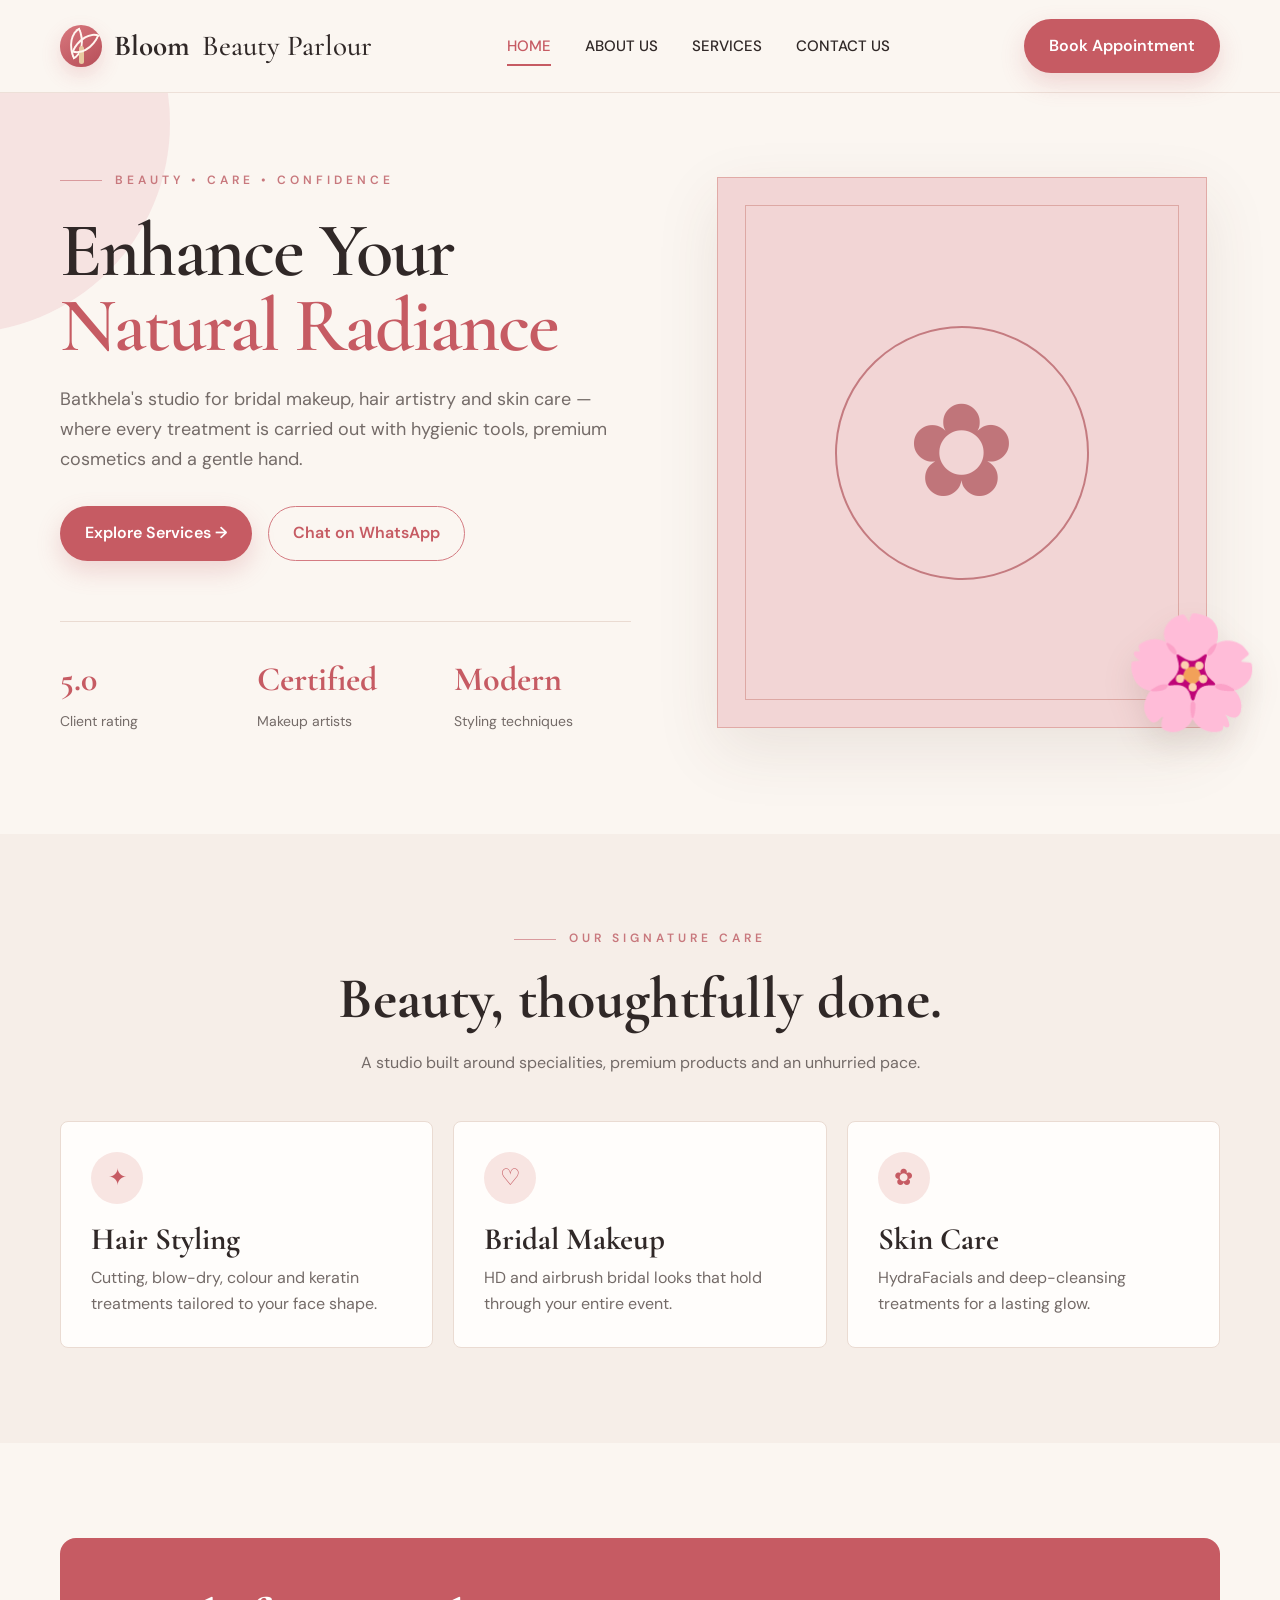
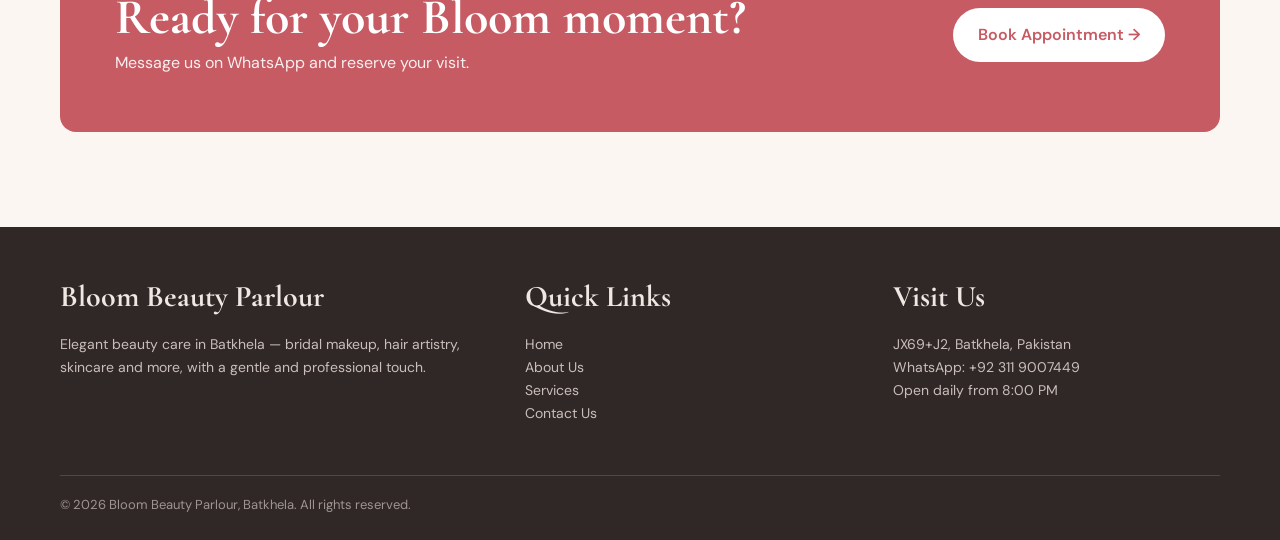
<file: index.html>
<!doctype html><html lang="en"><head><meta charset="utf-8"><meta name="viewport" content="width=device-width,initial-scale=1"><meta name="description" content="Bloom Beauty Parlour — professional beauty, bridal makeup, hair and skincare in Batkhela."><title>Bloom Beauty Parlour — Premium Beauty Salon in Batkhela</title><link rel="stylesheet" href="style.css"></head><body>
<header class="site-header"><div class="container nav">
  <a class="brand" href="index.html"><span class="brand-mark"><i></i></span>Bloom <span style="font-weight:500">Beauty Parlour</span></a>
  <nav class="nav-links">
    <a class="active" href="index.html">HOME</a>
    <a class="" href="about.html">ABOUT US</a>
    <a class="" href="services.html">SERVICES</a>
    <a class="" href="contact.html">CONTACT US</a>
    <a class="mobile-book btn btn-primary" href="https://wa.me/923119007449" target="_blank">Book Appointment</a>
  </nav>
  <a class="desktop-book btn btn-primary" href="https://wa.me/923119007449" target="_blank">Book Appointment</a>
  <button class="menu-toggle" aria-label="Open menu">☰</button>
</div></header>

<main>
<section class="hero"><div class="container hero-grid">
  <div>
    <div class="eyebrow">Beauty • Care • Confidence</div>
    <h1>Enhance Your<br><span>Natural Radiance</span></h1>
    <p class="hero-copy">Batkhela's studio for bridal makeup, hair artistry and skin care — where every treatment is carried out with hygienic tools, premium cosmetics and a gentle hand.</p>
    <div class="actions"><a class="btn btn-primary" href="services.html">Explore Services →</a><a class="btn btn-outline" href="https://wa.me/923119007449" target="_blank">Chat on WhatsApp</a></div>
    <div class="stats"><div class="stat"><strong>5.0</strong><span>Client rating</span></div><div class="stat"><strong>Certified</strong><span>Makeup artists</span></div><div class="stat"><strong>Modern</strong><span>Styling techniques</span></div></div>
  </div>
  <div class="hero-art"><div class="art-card"><div class="art-inner"></div></div><div class="floral">🌸</div></div>
</div></section>
<section class="section section-soft"><div class="container"><div class="section-head"><div class="eyebrow" style="justify-content:center">Our Signature Care</div><h2>Beauty, thoughtfully done.</h2><p>A studio built around specialities, premium products and an unhurried pace.</p></div>
<div class="cards">
  <article class="card"><div class="icon">✦</div><h3>Hair Styling</h3><p>Cutting, blow-dry, colour and keratin treatments tailored to your face shape.</p></article>
  <article class="card"><div class="icon">♡</div><h3>Bridal Makeup</h3><p>HD and airbrush bridal looks that hold through your entire event.</p></article>
  <article class="card"><div class="icon">✿</div><h3>Skin Care</h3><p>HydraFacials and deep-cleansing treatments for a lasting glow.</p></article>
</div></div></section>
<section class="section"><div class="container"><div class="cta"><div><h2>Ready for your Bloom moment?</h2><p>Message us on WhatsApp and reserve your visit.</p></div><a class="btn" style="background:white;color:var(--rose)" href="https://wa.me/923119007449" target="_blank">Book Appointment →</a></div></div></section>
</main>

<footer class="footer">
  <div class="container">
    <div class="footer-grid">
      <div><h3>Bloom Beauty Parlour</h3><p>Elegant beauty care in Batkhela — bridal makeup, hair artistry, skincare and more, with a gentle and professional touch.</p></div>
      <div><h3>Quick Links</h3><p><a href="index.html">Home</a><br><a href="about.html">About Us</a><br><a href="services.html">Services</a><br><a href="contact.html">Contact Us</a></p></div>
      <div><h3>Visit Us</h3><p>JX69+J2, Batkhela, Pakistan<br><a href="https://wa.me/923119007449" target="_blank">WhatsApp: +92 311 9007449</a><br>Open daily from 8:00 PM</p></div>
    </div>
    <div class="copyright">© <span data-year></span> Bloom Beauty Parlour, Batkhela. All rights reserved.</div>
  </div>
</footer>
<script src="script.js"></script></body></html>
</file>
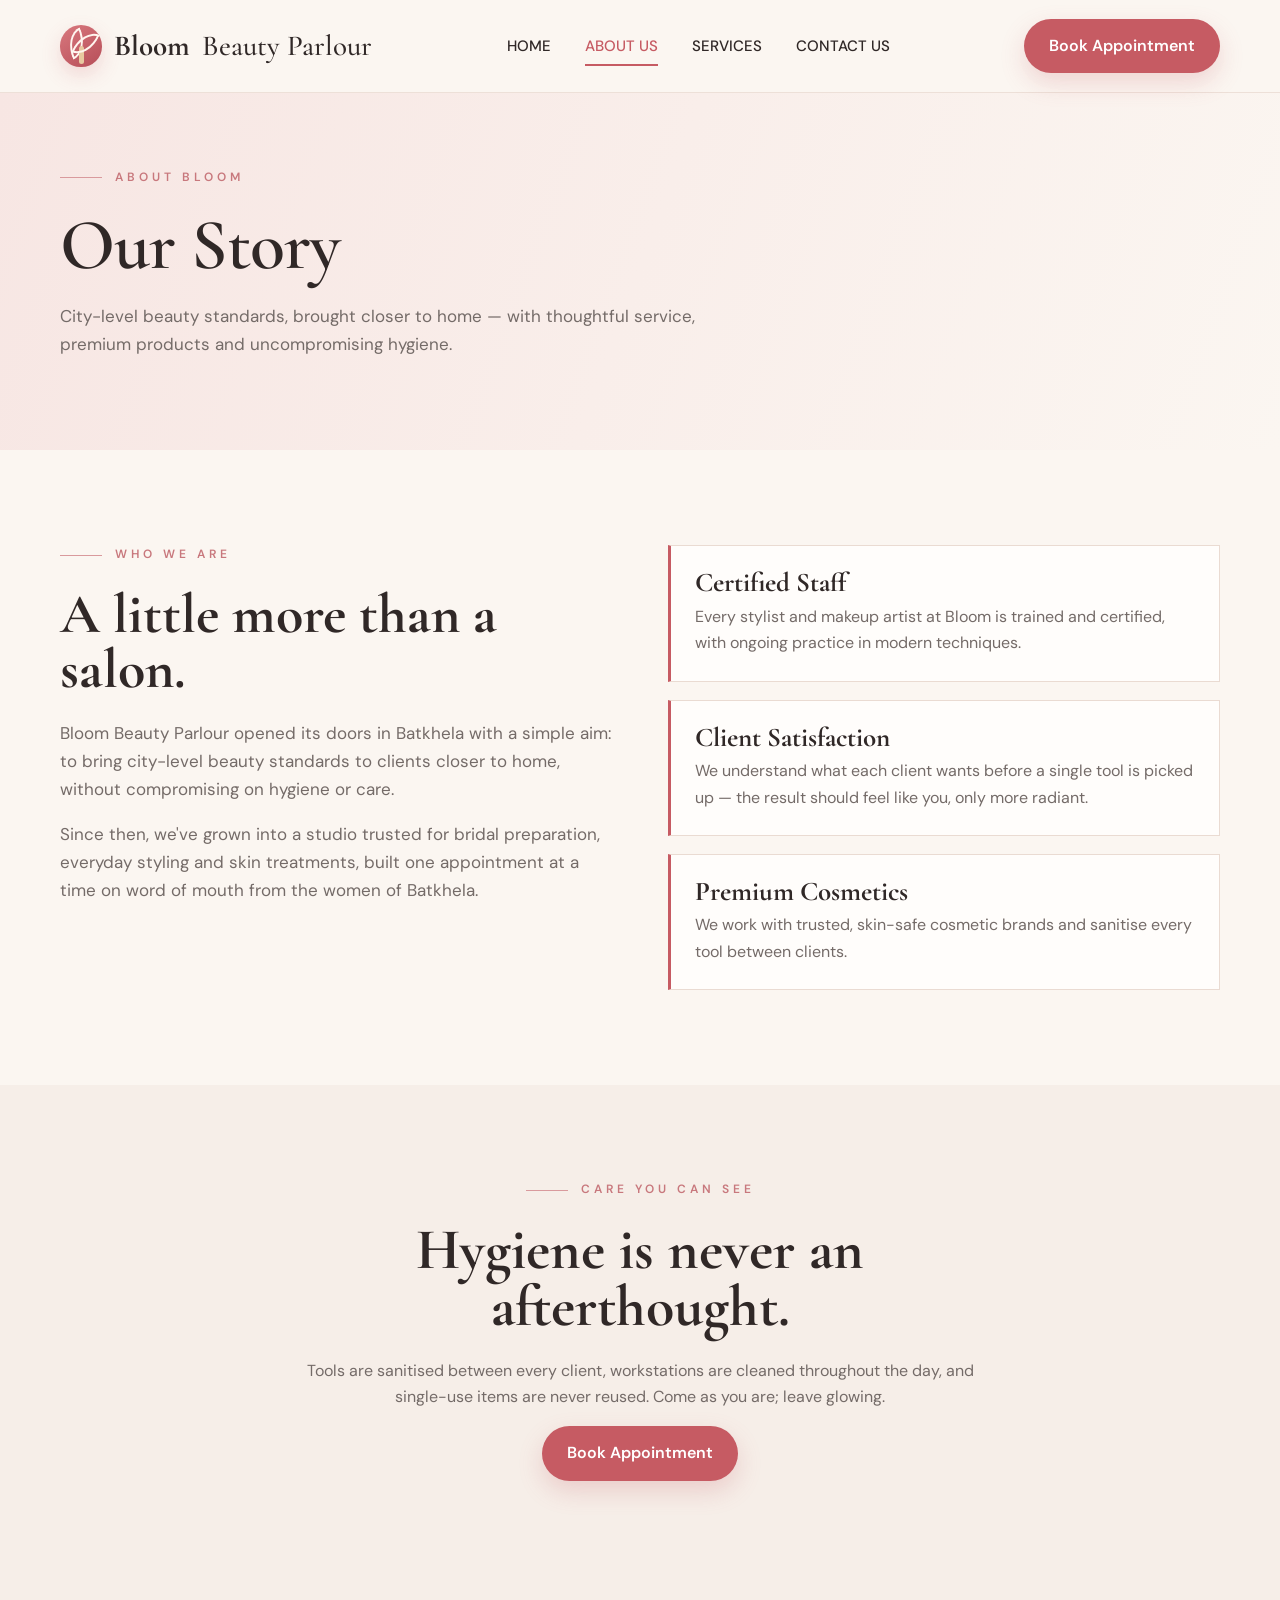
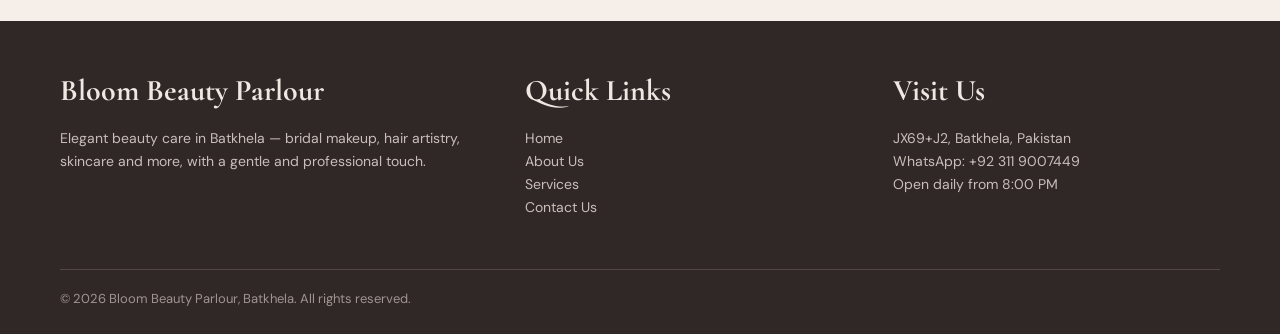
<file: about.html>
<!doctype html><html lang="en"><head><meta charset="utf-8"><meta name="viewport" content="width=device-width,initial-scale=1"><meta name="description" content="Bloom Beauty Parlour — professional beauty, bridal makeup, hair and skincare in Batkhela."><title>About Us — Bloom Beauty Parlour</title><link rel="stylesheet" href="style.css"></head><body>
<header class="site-header"><div class="container nav">
  <a class="brand" href="index.html"><span class="brand-mark"><i></i></span>Bloom <span style="font-weight:500">Beauty Parlour</span></a>
  <nav class="nav-links">
    <a class="" href="index.html">HOME</a>
    <a class="active" href="about.html">ABOUT US</a>
    <a class="" href="services.html">SERVICES</a>
    <a class="" href="contact.html">CONTACT US</a>
    <a class="mobile-book btn btn-primary" href="https://wa.me/923119007449" target="_blank">Book Appointment</a>
  </nav>
  <a class="desktop-book btn btn-primary" href="https://wa.me/923119007449" target="_blank">Book Appointment</a>
  <button class="menu-toggle" aria-label="Open menu">☰</button>
</div></header>

<main>
<section class="page-hero"><div class="container"><div class="eyebrow">About Bloom</div><h1>Our Story</h1><p>City-level beauty standards, brought closer to home — with thoughtful service, premium products and uncompromising hygiene.</p></div></section>
<section class="section"><div class="container two-col"><div><div class="eyebrow">Who We Are</div><h2 style="font-size:56px">A little more than a salon.</h2><p style="color:var(--muted);font-size:17px">Bloom Beauty Parlour opened its doors in Batkhela with a simple aim: to bring city-level beauty standards to clients closer to home, without compromising on hygiene or care.</p><p style="color:var(--muted);font-size:17px">Since then, we've grown into a studio trusted for bridal preparation, everyday styling and skin treatments, built one appointment at a time on word of mouth from the women of Batkhela.</p></div>
<div class="about-list"><div class="about-item"><h3>Certified Staff</h3><p>Every stylist and makeup artist at Bloom is trained and certified, with ongoing practice in modern techniques.</p></div><div class="about-item"><h3>Client Satisfaction</h3><p>We understand what each client wants before a single tool is picked up — the result should feel like you, only more radiant.</p></div><div class="about-item"><h3>Premium Cosmetics</h3><p>We work with trusted, skin-safe cosmetic brands and sanitise every tool between clients.</p></div></div></div></section>
<section class="section section-soft"><div class="container"><div class="section-head"><div class="eyebrow" style="justify-content:center">Care You Can See</div><h2>Hygiene is never an afterthought.</h2><p>Tools are sanitised between every client, workstations are cleaned throughout the day, and single-use items are never reused. Come as you are; leave glowing.</p><a class="btn btn-primary" href="https://wa.me/923119007449" target="_blank">Book Appointment</a></div></div></section>
</main>

<footer class="footer">
  <div class="container">
    <div class="footer-grid">
      <div><h3>Bloom Beauty Parlour</h3><p>Elegant beauty care in Batkhela — bridal makeup, hair artistry, skincare and more, with a gentle and professional touch.</p></div>
      <div><h3>Quick Links</h3><p><a href="index.html">Home</a><br><a href="about.html">About Us</a><br><a href="services.html">Services</a><br><a href="contact.html">Contact Us</a></p></div>
      <div><h3>Visit Us</h3><p>JX69+J2, Batkhela, Pakistan<br><a href="https://wa.me/923119007449" target="_blank">WhatsApp: +92 311 9007449</a><br>Open daily from 8:00 PM</p></div>
    </div>
    <div class="copyright">© <span data-year></span> Bloom Beauty Parlour, Batkhela. All rights reserved.</div>
  </div>
</footer>
<script src="script.js"></script></body></html>
</file>
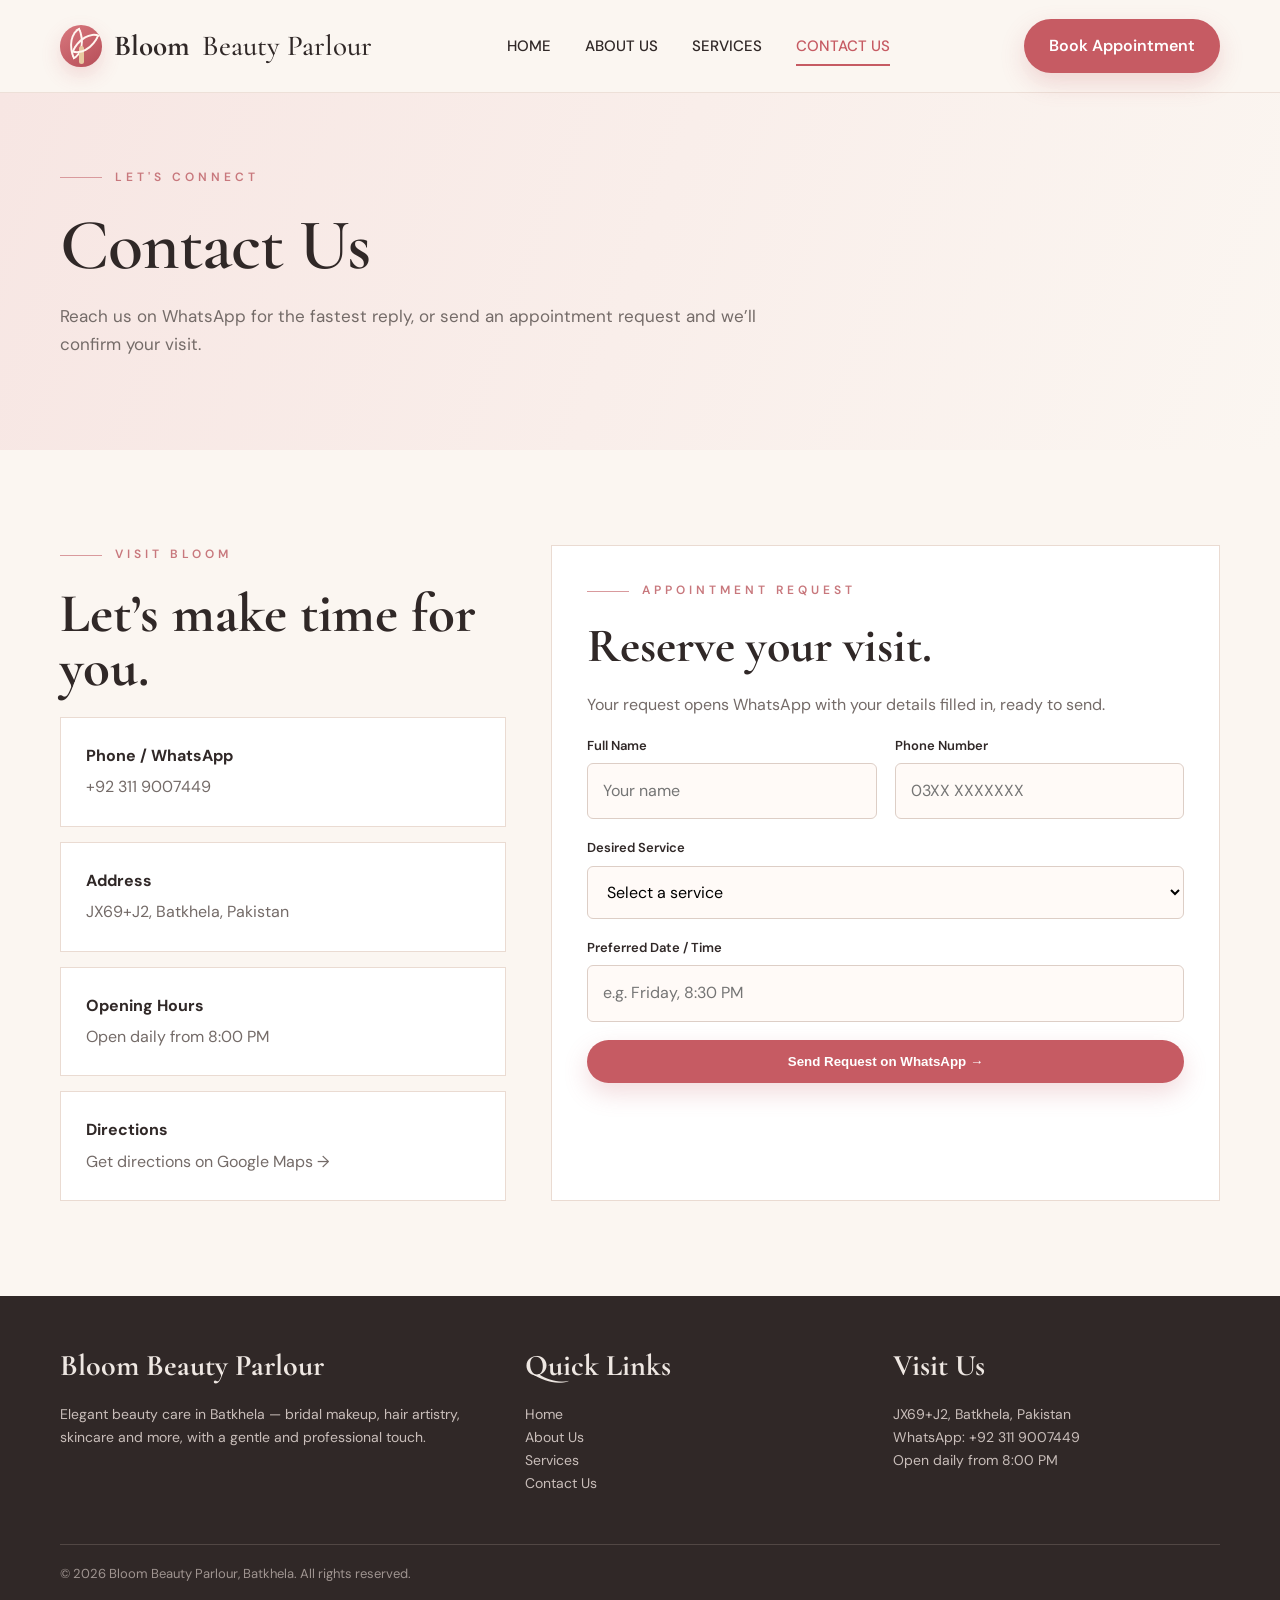
<file: contact.html>
<!doctype html><html lang="en"><head><meta charset="utf-8"><meta name="viewport" content="width=device-width,initial-scale=1"><meta name="description" content="Bloom Beauty Parlour — professional beauty, bridal makeup, hair and skincare in Batkhela."><title>Contact Us — Bloom Beauty Parlour</title><link rel="stylesheet" href="style.css"></head><body>
<header class="site-header"><div class="container nav">
  <a class="brand" href="index.html"><span class="brand-mark"><i></i></span>Bloom <span style="font-weight:500">Beauty Parlour</span></a>
  <nav class="nav-links">
    <a class="" href="index.html">HOME</a>
    <a class="" href="about.html">ABOUT US</a>
    <a class="" href="services.html">SERVICES</a>
    <a class="active" href="contact.html">CONTACT US</a>
    <a class="mobile-book btn btn-primary" href="https://wa.me/923119007449" target="_blank">Book Appointment</a>
  </nav>
  <a class="desktop-book btn btn-primary" href="https://wa.me/923119007449" target="_blank">Book Appointment</a>
  <button class="menu-toggle" aria-label="Open menu">☰</button>
</div></header>

<main>
<section class="page-hero"><div class="container"><div class="eyebrow">Let's Connect</div><h1>Contact Us</h1><p>Reach us on WhatsApp for the fastest reply, or send an appointment request and we’ll confirm your visit.</p></div></section>
<section class="section"><div class="container contact-grid">
<div><div class="eyebrow">Visit Bloom</div><h2 style="font-size:55px">Let’s make time for you.</h2><div class="contact-info">
<div class="contact-box"><strong>Phone / WhatsApp</strong><span><a href="https://wa.me/923119007449" target="_blank">+92 311 9007449</a></span></div>
<div class="contact-box"><strong>Address</strong><span>JX69+J2, Batkhela, Pakistan</span></div>
<div class="contact-box"><strong>Opening Hours</strong><span>Open daily from 8:00 PM</span></div>
<div class="contact-box"><strong>Directions</strong><span><a href="https://www.google.com/maps/search/?api=1&query=Bloom+Beauty+Parlour+Batkhela" target="_blank">Get directions on Google Maps →</a></span></div>
</div></div>
<div class="form"><div class="eyebrow">Appointment Request</div><h2 style="font-size:48px">Reserve your visit.</h2><p style="color:var(--muted)">Your request opens WhatsApp with your details filled in, ready to send.</p>
<form id="appointmentForm"><div class="form-grid"><div class="field"><label for="name">Full Name</label><input id="name" required placeholder="Your name"></div><div class="field"><label for="phone">Phone Number</label><input id="phone" required placeholder="03XX XXXXXXX"></div><div class="field full"><label for="service">Desired Service</label><select id="service" required><option value="">Select a service</option><option>Bridal Makeup</option><option>Party Makeup</option><option>Hair Styling</option><option>Keratin Treatment</option><option>Skincare / Facial</option><option>Nails / Body Care</option></select></div><div class="field full"><label for="date">Preferred Date / Time</label><input id="date" required placeholder="e.g. Friday, 8:30 PM"></div><div class="field full"><button class="btn btn-primary" type="submit">Send Request on WhatsApp →</button></div></div></form></div>
</div></section></main>

<footer class="footer">
  <div class="container">
    <div class="footer-grid">
      <div><h3>Bloom Beauty Parlour</h3><p>Elegant beauty care in Batkhela — bridal makeup, hair artistry, skincare and more, with a gentle and professional touch.</p></div>
      <div><h3>Quick Links</h3><p><a href="index.html">Home</a><br><a href="about.html">About Us</a><br><a href="services.html">Services</a><br><a href="contact.html">Contact Us</a></p></div>
      <div><h3>Visit Us</h3><p>JX69+J2, Batkhela, Pakistan<br><a href="https://wa.me/923119007449" target="_blank">WhatsApp: +92 311 9007449</a><br>Open daily from 8:00 PM</p></div>
    </div>
    <div class="copyright">© <span data-year></span> Bloom Beauty Parlour, Batkhela. All rights reserved.</div>
  </div>
</footer>
<script src="script.js"></script></body></html>
</file>
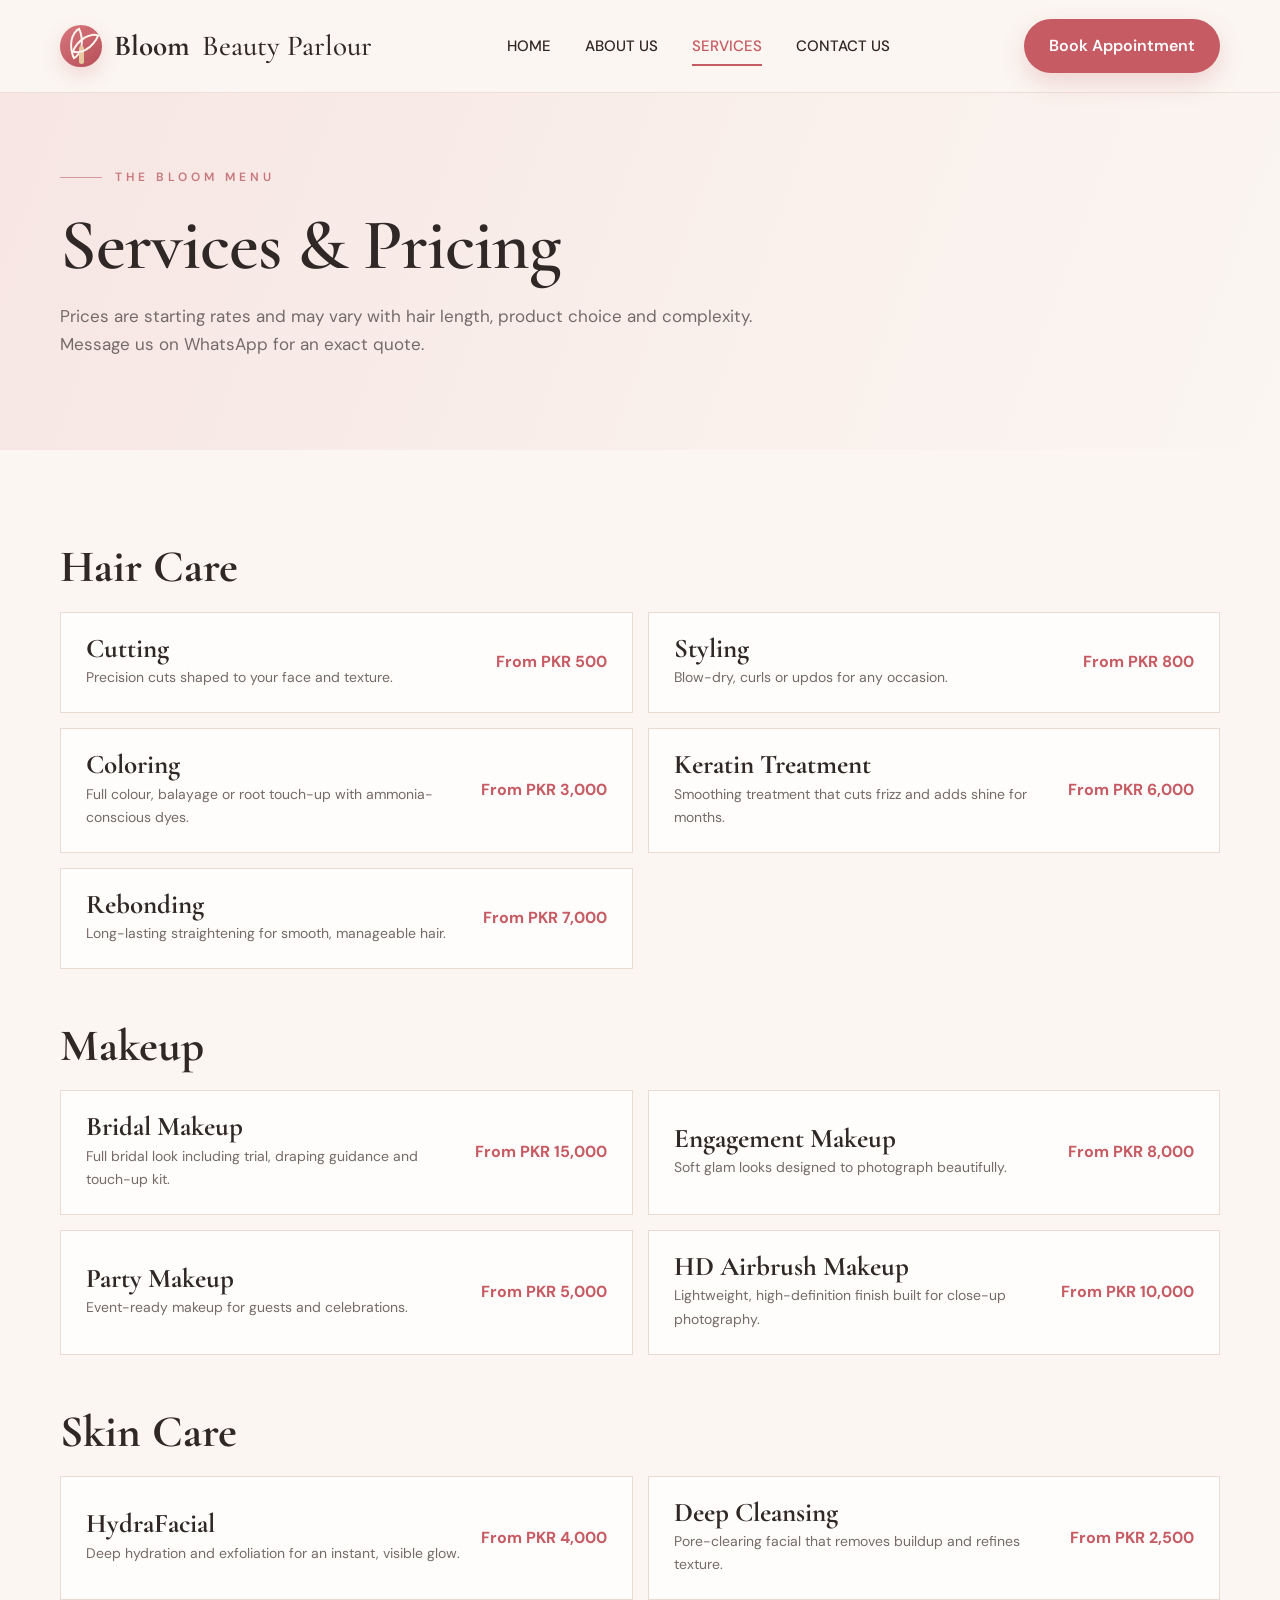
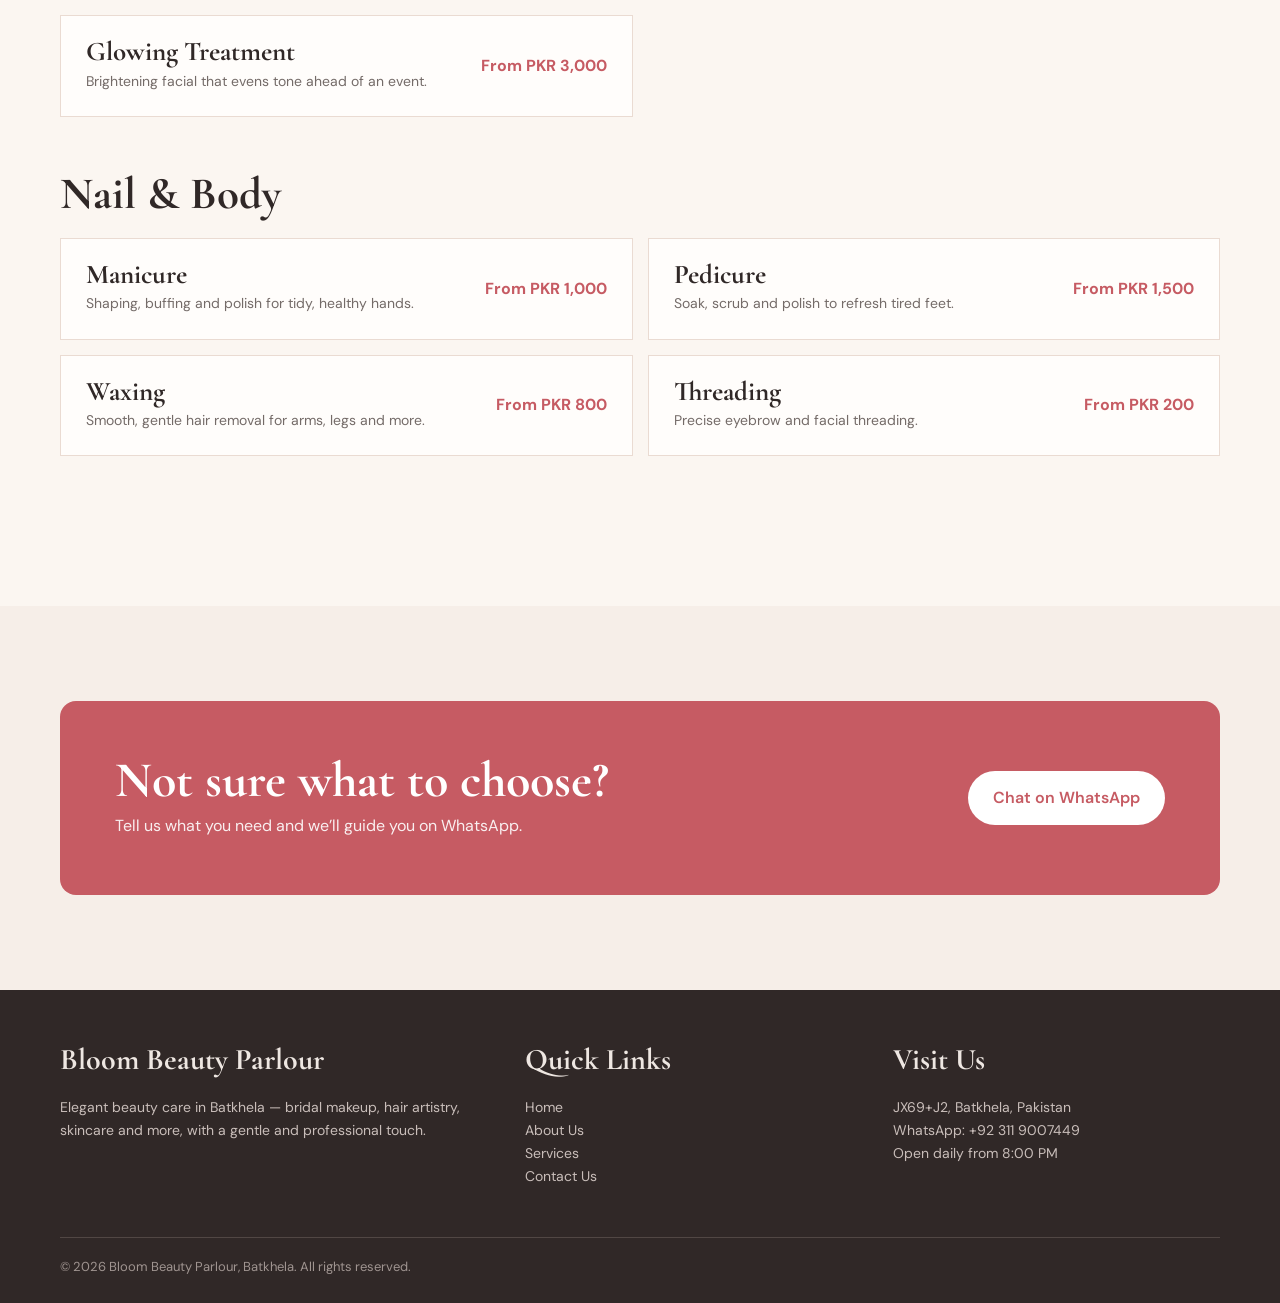
<file: services.html>
<!doctype html><html lang="en"><head><meta charset="utf-8"><meta name="viewport" content="width=device-width,initial-scale=1"><meta name="description" content="Bloom Beauty Parlour — professional beauty, bridal makeup, hair and skincare in Batkhela."><title>Services & Pricing — Bloom Beauty Parlour</title><link rel="stylesheet" href="style.css"></head><body>
<header class="site-header"><div class="container nav">
  <a class="brand" href="index.html"><span class="brand-mark"><i></i></span>Bloom <span style="font-weight:500">Beauty Parlour</span></a>
  <nav class="nav-links">
    <a class="" href="index.html">HOME</a>
    <a class="" href="about.html">ABOUT US</a>
    <a class="active" href="services.html">SERVICES</a>
    <a class="" href="contact.html">CONTACT US</a>
    <a class="mobile-book btn btn-primary" href="https://wa.me/923119007449" target="_blank">Book Appointment</a>
  </nav>
  <a class="desktop-book btn btn-primary" href="https://wa.me/923119007449" target="_blank">Book Appointment</a>
  <button class="menu-toggle" aria-label="Open menu">☰</button>
</div></header>
<main><section class="page-hero"><div class="container"><div class="eyebrow">The Bloom Menu</div><h1>Services & Pricing</h1><p>Prices are starting rates and may vary with hair length, product choice and complexity. Message us on WhatsApp for an exact quote.</p></div></section><section class="section"><div class="container"><div class="service-section"><h2>Hair Care</h2><div class="service-grid"><article class="service-card"><div><h3>Cutting</h3><p>Precision cuts shaped to your face and texture.</p></div><strong>From PKR 500</strong></article><article class="service-card"><div><h3>Styling</h3><p>Blow-dry, curls or updos for any occasion.</p></div><strong>From PKR 800</strong></article><article class="service-card"><div><h3>Coloring</h3><p>Full colour, balayage or root touch-up with ammonia-conscious dyes.</p></div><strong>From PKR 3,000</strong></article><article class="service-card"><div><h3>Keratin Treatment</h3><p>Smoothing treatment that cuts frizz and adds shine for months.</p></div><strong>From PKR 6,000</strong></article><article class="service-card"><div><h3>Rebonding</h3><p>Long-lasting straightening for smooth, manageable hair.</p></div><strong>From PKR 7,000</strong></article></div></div><div class="service-section"><h2>Makeup</h2><div class="service-grid"><article class="service-card"><div><h3>Bridal Makeup</h3><p>Full bridal look including trial, draping guidance and touch-up kit.</p></div><strong>From PKR 15,000</strong></article><article class="service-card"><div><h3>Engagement Makeup</h3><p>Soft glam looks designed to photograph beautifully.</p></div><strong>From PKR 8,000</strong></article><article class="service-card"><div><h3>Party Makeup</h3><p>Event-ready makeup for guests and celebrations.</p></div><strong>From PKR 5,000</strong></article><article class="service-card"><div><h3>HD Airbrush Makeup</h3><p>Lightweight, high-definition finish built for close-up photography.</p></div><strong>From PKR 10,000</strong></article></div></div><div class="service-section"><h2>Skin Care</h2><div class="service-grid"><article class="service-card"><div><h3>HydraFacial</h3><p>Deep hydration and exfoliation for an instant, visible glow.</p></div><strong>From PKR 4,000</strong></article><article class="service-card"><div><h3>Deep Cleansing</h3><p>Pore-clearing facial that removes buildup and refines texture.</p></div><strong>From PKR 2,500</strong></article><article class="service-card"><div><h3>Glowing Treatment</h3><p>Brightening facial that evens tone ahead of an event.</p></div><strong>From PKR 3,000</strong></article></div></div><div class="service-section"><h2>Nail & Body</h2><div class="service-grid"><article class="service-card"><div><h3>Manicure</h3><p>Shaping, buffing and polish for tidy, healthy hands.</p></div><strong>From PKR 1,000</strong></article><article class="service-card"><div><h3>Pedicure</h3><p>Soak, scrub and polish to refresh tired feet.</p></div><strong>From PKR 1,500</strong></article><article class="service-card"><div><h3>Waxing</h3><p>Smooth, gentle hair removal for arms, legs and more.</p></div><strong>From PKR 800</strong></article><article class="service-card"><div><h3>Threading</h3><p>Precise eyebrow and facial threading.</p></div><strong>From PKR 200</strong></article></div></div></div></section><section class="section section-soft"><div class="container"><div class="cta"><div><h2>Not sure what to choose?</h2><p>Tell us what you need and we’ll guide you on WhatsApp.</p></div><a class="btn" style="background:white;color:var(--rose)" href="https://wa.me/923119007449" target="_blank">Chat on WhatsApp</a></div></div></section></main>
<footer class="footer">
  <div class="container">
    <div class="footer-grid">
      <div><h3>Bloom Beauty Parlour</h3><p>Elegant beauty care in Batkhela — bridal makeup, hair artistry, skincare and more, with a gentle and professional touch.</p></div>
      <div><h3>Quick Links</h3><p><a href="index.html">Home</a><br><a href="about.html">About Us</a><br><a href="services.html">Services</a><br><a href="contact.html">Contact Us</a></p></div>
      <div><h3>Visit Us</h3><p>JX69+J2, Batkhela, Pakistan<br><a href="https://wa.me/923119007449" target="_blank">WhatsApp: +92 311 9007449</a><br>Open daily from 8:00 PM</p></div>
    </div>
    <div class="copyright">© <span data-year></span> Bloom Beauty Parlour, Batkhela. All rights reserved.</div>
  </div>
</footer>
<script src="script.js"></script></body></html>
</file>
<file: style.css>
@import url('https://fonts.googleapis.com/css2?family=Cormorant+Garamond:wght@500;600;700&family=DM+Sans:wght@400;500;600&display=swap');

:root{
  --cream:#fbf6f1; --cream-2:#f6eee8; --blush:#f2d5d5; --rose:#c65b63;
  --rose-dark:#a84750; --ink:#302827; --muted:#746b68; --line:#eadbd2;
  --gold:#b9975b; --white:#fffdfb; --shadow:0 22px 60px rgba(92,54,47,.10);
}
*{box-sizing:border-box}
html{scroll-behavior:smooth}
body{margin:0;background:var(--cream);color:var(--ink);font-family:"DM Sans",sans-serif;line-height:1.65}
a{text-decoration:none;color:inherit}
img{max-width:100%;display:block}
.container{width:min(1160px,calc(100% - 40px));margin:auto}
.site-header{position:sticky;top:0;z-index:50;background:rgba(251,246,241,.94);backdrop-filter:blur(14px);border-bottom:1px solid rgba(234,219,210,.8)}
.nav{height:92px;display:flex;align-items:center;justify-content:space-between;gap:28px}
.brand{display:flex;align-items:center;gap:12px;font-family:"Cormorant Garamond",serif;font-size:29px;font-weight:700}
.brand-mark{width:42px;height:42px;border-radius:50% 50% 48% 48%;background:linear-gradient(145deg,#d9787e,#b64e58);position:relative;box-shadow:0 8px 20px rgba(198,91,99,.2)}
.brand-mark:before,.brand-mark:after{content:"";position:absolute;border:2px solid #fff5ef;border-radius:100% 0 100% 0;width:15px;height:23px;top:5px}
.brand-mark:before{left:7px;transform:rotate(-24deg)}
.brand-mark:after{right:7px;transform:rotate(24deg)}
.brand-mark i{position:absolute;width:5px;height:18px;background:#e8c9a0;bottom:3px;left:19px;border-radius:5px}
.nav-links{display:flex;align-items:center;gap:34px;font-size:15px;font-weight:500}
.nav-links a{position:relative;padding:8px 0}
.nav-links a:after{content:"";position:absolute;left:0;bottom:0;width:0;height:2px;background:var(--rose);transition:.25s}
.nav-links a:hover:after,.nav-links a.active:after{width:100%}
.nav-links a.active{color:var(--rose)}
.btn{display:inline-flex;align-items:center;justify-content:center;gap:10px;border-radius:999px;padding:13px 24px;font-weight:600;transition:.25s;border:1px solid transparent}
.btn-primary{background:var(--rose);color:white;box-shadow:0 10px 25px rgba(198,91,99,.22)}
.btn-primary:hover{background:var(--rose-dark);transform:translateY(-2px)}
.btn-outline{border-color:#d47b82;color:var(--rose);background:transparent}
.btn-outline:hover{background:#fff0ed;transform:translateY(-2px)}
.menu-toggle{display:none;border:0;background:none;font-size:28px;color:var(--ink);cursor:pointer}

.hero{position:relative;overflow:hidden;padding:78px 0 100px}
.hero:before{content:"";position:absolute;width:420px;height:420px;border-radius:50%;background:#f4dddd;left:-250px;top:-180px;opacity:.75}
.hero-grid{display:grid;grid-template-columns:1.05fr .95fr;gap:72px;align-items:center;position:relative}
.eyebrow{display:flex;align-items:center;gap:13px;text-transform:uppercase;letter-spacing:4px;color:#c8787d;font-size:12px;font-weight:600;margin-bottom:22px}
.eyebrow:before{content:"";width:42px;height:1px;background:#d99a9d}
h1,h2,h3{font-family:"Cormorant Garamond",serif;line-height:.98;margin:0 0 22px}
h1{font-size:clamp(58px,6vw,88px);font-weight:600;letter-spacing:-2px}
h1 span{color:var(--rose)}
.hero-copy{font-size:18px;color:var(--muted);max-width:650px;margin:0 0 32px}
.actions{display:flex;flex-wrap:wrap;gap:16px}
.hero-art{min-height:520px;display:grid;place-items:center;position:relative}
.art-card{width:min(100%,490px);aspect-ratio:4/4.5;background:#f2d5d5;border:1px solid #e1aaa6;box-shadow:var(--shadow);position:relative;padding:27px}
.art-inner{height:100%;border:1px solid #dda8a4;display:grid;place-items:center;position:relative;overflow:hidden}
.art-inner:before{content:"";position:absolute;width:250px;height:250px;border:2px solid rgba(173,76,84,.65);border-radius:50%;transform:rotate(25deg)}
.art-inner:after{content:"✿";font-size:130px;color:rgba(171,75,83,.7);font-family:serif}
.floral{position:absolute;right:-40px;bottom:-35px;font-size:110px;filter:drop-shadow(0 15px 15px rgba(90,50,40,.12))}
.stats{display:grid;grid-template-columns:repeat(3,1fr);border-top:1px solid var(--line);margin-top:60px;padding-top:30px;gap:20px}
.stat strong{display:block;font-family:"Cormorant Garamond",serif;font-size:34px;color:var(--rose)}
.stat span{color:var(--muted);font-size:14px}

.section{padding:95px 0}
.section-soft{background:var(--cream-2)}
.section-head{text-align:center;max-width:700px;margin:0 auto 45px}
.section-head h2{font-size:58px}
.section-head p{color:var(--muted);font-size:16px}
.cards{display:grid;grid-template-columns:repeat(3,1fr);gap:20px}
.card{background:var(--white);border:1px solid var(--line);padding:30px;border-radius:8px;transition:.25s}
.card:hover{transform:translateY(-5px);box-shadow:var(--shadow)}
.icon{width:52px;height:52px;border-radius:50%;display:grid;place-items:center;background:#f8e5e2;color:var(--rose);font-size:23px;margin-bottom:20px}
.card h3{font-size:31px;margin-bottom:10px}
.card p{color:var(--muted);margin:0}
.card .price{display:block;color:var(--rose);font-weight:700;margin-top:16px}
.cta{background:var(--rose);color:#fff;border-radius:16px;padding:55px;display:flex;align-items:center;justify-content:space-between;gap:30px}
.cta h2{font-size:50px;margin:0}
.cta p{margin:8px 0 0;opacity:.9}

.page-hero{padding:75px 0;background:linear-gradient(110deg,#f7e6e3,#fbf6f1)}
.page-hero h1{font-size:72px;letter-spacing:-1px}
.page-hero p{max-width:700px;color:var(--muted);font-size:17px}
.two-col{display:grid;grid-template-columns:1fr 1fr;gap:55px;align-items:start}
.about-list{display:grid;gap:18px}
.about-item{padding:24px;background:var(--white);border:1px solid var(--line);border-left:3px solid var(--rose)}
.about-item h3{font-size:27px;margin-bottom:7px}.about-item p{margin:0;color:var(--muted)}
.service-section{margin-bottom:55px}.service-section h2{font-size:45px}
.service-grid{display:grid;grid-template-columns:repeat(2,1fr);gap:15px}
.service-card{background:#fffdfb;border:1px solid var(--line);padding:23px 25px;display:flex;justify-content:space-between;gap:20px;align-items:center}
.service-card h3{font-size:27px;margin:0 0 4px}.service-card p{margin:0;color:var(--muted);font-size:14px}.service-card strong{color:var(--rose);white-space:nowrap}
.contact-grid{display:grid;grid-template-columns:.8fr 1.2fr;gap:45px}
.contact-info{display:grid;gap:15px}.contact-box{padding:25px;background:#fff;border:1px solid var(--line)}.contact-box strong{display:block;margin-bottom:5px}.contact-box span{color:var(--muted)}
.form{background:#fff;border:1px solid var(--line);padding:35px}.form-grid{display:grid;grid-template-columns:1fr 1fr;gap:18px}.field{display:grid;gap:7px}.field.full{grid-column:1/-1}.field label{font-size:13px;font-weight:600}.field input,.field select{width:100%;padding:14px 15px;border:1px solid #ddcec6;border-radius:6px;background:#fffaf7;font:inherit;outline:none}.field input:focus,.field select:focus{border-color:var(--rose)}
.footer{background:#302827;color:#eee7e2;padding:55px 0 25px}.footer-grid{display:grid;grid-template-columns:1.3fr 1fr 1fr;gap:40px}.footer h3{font-size:30px}.footer p,.footer a{color:#c9beba;font-size:14px}.footer a:hover{color:white}.copyright{border-top:1px solid #514744;margin-top:35px;padding-top:18px;color:#9f9490;font-size:13px}
.mobile-book{display:none}

@media(max-width:900px){
  .nav-links{display:none;position:absolute;top:92px;left:0;right:0;background:var(--cream);padding:20px;flex-direction:column;align-items:flex-start;border-bottom:1px solid var(--line);box-shadow:var(--shadow)}
  .nav-links.open{display:flex}.menu-toggle{display:block}.desktop-book{display:none}.mobile-book{display:inline-flex}
  .hero-grid,.two-col,.contact-grid{grid-template-columns:1fr}.hero{padding-top:55px}.hero-art{min-height:420px}.cards{grid-template-columns:1fr 1fr}
  .stats{grid-template-columns:1fr 1fr 1fr}.footer-grid{grid-template-columns:1fr 1fr}
}
@media(max-width:600px){
  .container{width:min(100% - 28px,1160px)}.nav{height:76px}.brand{font-size:25px}.brand-mark{width:37px;height:37px}.nav-links{top:76px}
  h1{font-size:54px}.page-hero h1{font-size:52px}.hero{padding:45px 0 70px}.hero-copy{font-size:16px}.hero-art{min-height:360px}.art-card{width:90%}
  .cards,.service-grid,.form-grid,.footer-grid{grid-template-columns:1fr}.stats{grid-template-columns:1fr 1fr}.section{padding:70px 0}.section-head h2{font-size:46px}
  .cta{padding:35px 25px;display:block}.cta h2{font-size:40px;margin-bottom:20px}.service-card{align-items:flex-start;flex-direction:column}.floral{font-size:80px}
}
</file>
